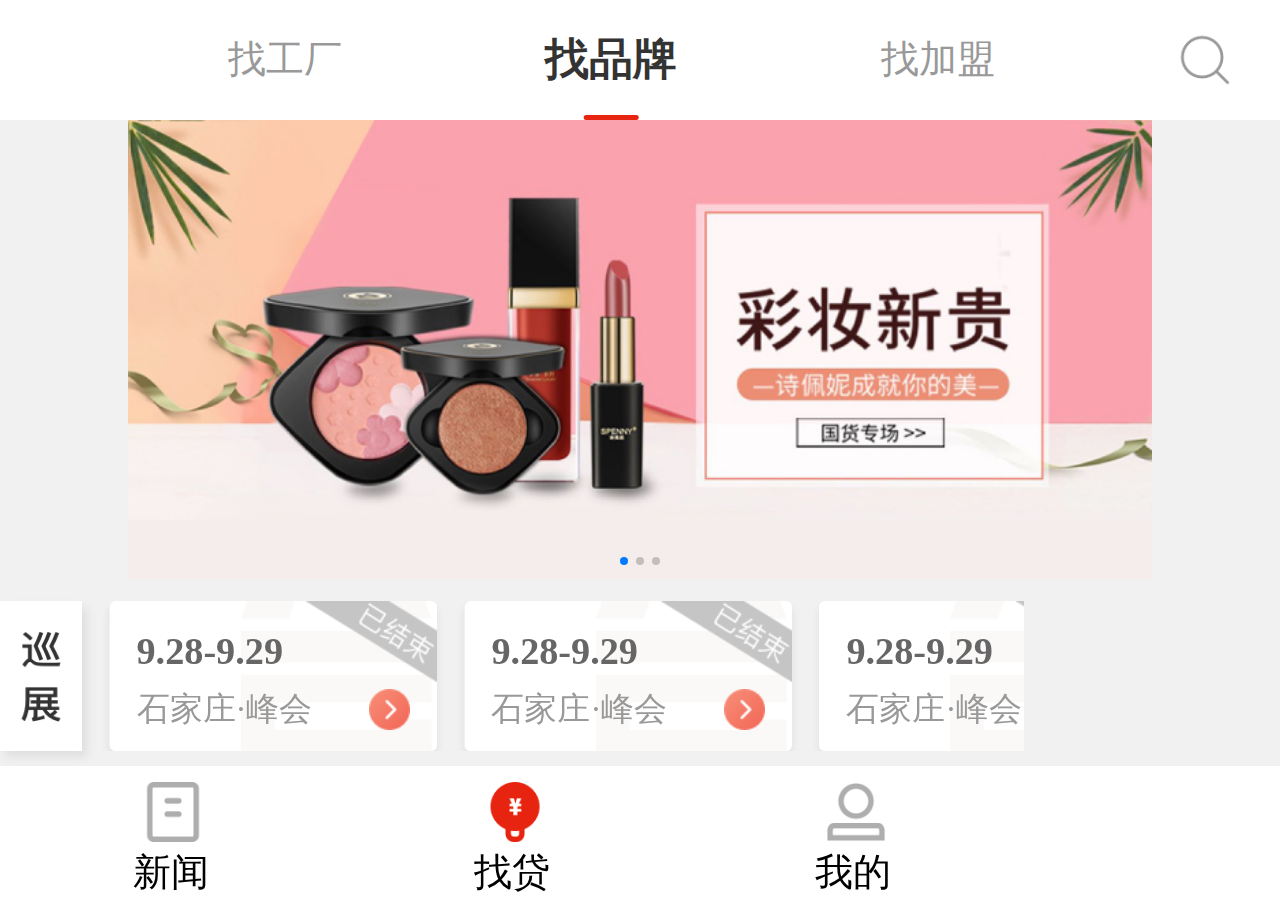
<file: src/brand.html>
<!DOCTYPE html>
<html lang="en">

<head>
    <meta charset="UTF-8">
    <meta name="viewport" content="width=device-width, initial-scale=1.0">
    <meta http-equiv="X-UA-Compatible" content="ie=edge">
    <title>找品牌</title>
    <link rel="stylesheet" href="./css/reset.css">
    <link rel="stylesheet" href="./css/brand.css">
    <link rel="stylesheet" href="./css/swiper.min.css">
    <script src="./js/flexible.js"></script>
    <script src="./js/swiper.min.js"></script>
</head>

<body>
    <div class="container">
        <header>
            <div class="nav fl">
                <a href="###">找工厂</a>
                <a href="./brand.html" target="_self" class="active">找品牌</a>
                <a href="./join.html" target="_self">找加盟</a>
            </div>
            <div class="search fr">
            </div>
        </header>
        <section id="wrap">
            <div class="content">
                <!-- 轮播图 -->
                <div class="swiper-container banner">
                    <div class="swiper-wrapper">
                        <div class="swiper-slide">
                            <img src="./img/custom1.jpg" alt="" />
                        </div>
                        <div class="swiper-slide">
                            <img src="./img/custom1.jpg" alt="" />
                        </div>
                        <div class="swiper-slide">
                            <img src="./img/custom1.jpg" alt="" />
                        </div>
                    </div>
                    <!-- 如果需要分页器 -->
                    <div class="swiper-pagination"></div>
                </div>
                <!-- 会展 -->
                <div class="meeting">
                    <div class="star-bg">
                    </div>
                    <div class="join">
                        <div class="swiper-container join-cont">
                            <div class="swiper-wrapper">
                                <div class="swiper-slide" id="join-item">
                                    <!-- <img src="./img/custom1.jpg" alt="" /> -->
                                    <a href="###" class="item-cont">
                                        <div class="time">9.28-9.29</div>
                                        <div class="addr">石家庄·峰会</div>

                                    </a>
                                </div>
                                <div class="swiper-slide" id="join-item">
                                    <!-- <img src="./img/custom1.jpg" alt="" /> -->
                                    <a href="###" class="item-cont">
                                        <div class="time">9.28-9.29</div>
                                        <div class="addr">石家庄·峰会</div>

                                    </a>
                                </div>
                                <div class="swiper-slide" id="join-item">
                                    <!-- <img src="./img/custom1.jpg" alt="" /> -->
                                    <a href="###" class="item-cont">
                                        <div class="time">9.28-9.29</div>
                                        <div class="addr">石家庄·峰会</div>

                                    </a>
                                </div>
                                <!-- 跨年 -->
                                <div class="swiper-slide" id="next-year">
                                    <!-- <img src="./img/custom1.jpg" alt="" /> -->
                                    <a href="###">
                                        <p>2019</p>
                                    </a>
                                </div>
                                <div class="swiper-slide" id="join-item">
                                    <!-- <img src="./img/custom1.jpg" alt="" /> -->
                                    <a href="###" class="item-cont">
                                        <div class="time">9.28-9.29</div>
                                        <div class="addr">石家庄·峰会</div>

                                    </a>
                                </div>
                                <div class="swiper-slide" id="join-item">
                                    <!-- <img src="./img/custom1.jpg" alt="" /> -->
                                    <a href="###" class="item-cont">
                                        <div class="time">9.28-9.29</div>
                                        <div class="addr">石家庄·峰会</div>

                                    </a>
                                </div>
                                <div class="swiper-slide" id="join-item">
                                    <!-- <img src="./img/custom1.jpg" alt="" /> -->
                                    <a href="###" class="item-cont">
                                        <div class="time">9.28-9.29</div>
                                        <div class="addr">石家庄·峰会</div>

                                    </a>
                                </div>
                                <div class="swiper-slide" id="join-item">
                                    <!-- <img src="./img/custom1.jpg" alt="" /> -->
                                    <a href="###" class="item-cont">
                                        <div class="time">9.28-9.29</div>
                                        <div class="addr">石家庄·峰会</div>
                                    </a>
                                </div>
                            </div>
                        </div>
                    </div>
                </div>
                <!-- 小导航 -->
                <div class="brand-nav">
                    <a href="###">
                        <div>
                            <img src="./img/classfly1_1.png" alt="">
                            <p>新上线</p>
                        </div>
                    </a>
                    <a href="###">
                        <div>
                            <img src="./img/classfly1_2.png" alt="">
                            <p>找货榜</p>
                        </div>
                    </a>
                    <a href="###">
                        <div>
                            <img src="./img/classfly1_3.png" alt="">
                            <p>进口品</p>
                        </div>
                    </a>
                    <a href="###">
                        <div>
                            <img src="./img/classfly1_4.png" alt="">
                            <p>品牌库</p>
                        </div>
                    </a>
                </div>
                <!-- 品牌头条 -->
                <div class="news">
                    <div class="news-tit">
                        <p>
                            品牌头条
                            <a href="###" class="news-more">更多</a>
                        </p>
                    </div>
                    <div class="new-cont">
                        <div class="swiper-container  news-swiper">
                            <div class="swiper-wrapper">
                                <div class="swiper-slide">
                                    <div class="news-style fl">清单</div>
                                    <div class="news-list">想找开架/百元优质彩妆？这里有16个“性价比之王”</div>
                                    <div class="news-style fl">清单</div>
                                    <div class="news-list">想找开架/百元优质彩妆？这里有16个“性价比之王”</div>
                                </div>
                                <div class="swiper-slide">
                                    <div class="news-style fl">焦点</div>
                                    <div class="news-list">霸榜日本COSME大赏，这些“冠军单品”凭什么？</div>
                                    <div class="news-style fl">清单</div>
                                    <div class="news-list">霸榜日本COSME大赏，这些“冠军单品”凭什么？</div>
                                </div>
                                <div class="swiper-slide">
                                    <div class="news-style fl">清单</div>
                                    <div class="news-list">科普贴：怎样给孕妈推荐护肤品？谨遵这3个科学原则</div>
                                    <div class="news-style fl">焦点</div>
                                    <div class="news-list">科普贴：怎样给孕妈推荐护肤品？谨遵这3个科学原则</div>
                                </div>

                            </div>
                        </div>
                    </div>
                </div>
                <!-- 免费试用 -->
                <div class="free">
                    <div class="news-tit">
                        <p>
                            免费试用
                            <a href="###" class="news-more">更多</a>
                        </p>
                    </div>
                    <div class="free-cont">
                        <div class="swiper-container free-use">
                            <div class="swiper-wrapper">
                                <div class="swiper-slide free-swiper">
                                    <a href="###" class="free-list">
                                        <img src="./img/5cac58e11deab9.25009547.jpeg" alt="" id="free-img1">
                                        <p class="begin">即将开始</p>
                                        <div class="free-line"></div>
                                    </a>
                                </div>
                                <div class="swiper-slide free-swiper">
                                    <a href="###" class="free-list">
                                        <img src="./img/5c8d190f45b346.82131756.jpeg" alt="" id="free-img2">
                                        <p class="begin">即将开始</p>
                                        <div class="free-line"></div>
                                    </a>
                                </div>
                                <div class="swiper-slide free-swiper">
                                    <a href="###" class="free-list">
                                        <img src="./img/5c80b55ba17fb5.12139312.jpg" alt="" id="free-img3">
                                        <p class="begin">即将开始</p>
                                        <div class="free-line"></div>
                                    </a>
                                </div>
                                <div class="swiper-slide free-swiper">
                                    <a href="###" class="free-list">
                                        <img src="./img/5c7794c5db36b0.56558930.jpeg" alt="" id="free-img4">
                                        <p class="begin">即将开始</p>
                                        <div class="free-line"></div>
                                    </a>
                                </div>
                                <div class="swiper-slide free-swiper">
                                    <a href="###" class="free-list">
                                        <img src="./img/5c6e1aef0b6b57.24238952.jpeg" alt="" id="free-img5">
                                        <p class="begin">即将开始</p>
                                        <div class="free-line"></div>
                                    </a>
                                </div>
                                <div class="swiper-slide free-swiper">
                                    <a href="###" class="free-more">
                                        <p>进入试用中心</p>
                                        <p>了解更多<span></span></p>

                                    </a>
                                </div>

                            </div>
                        </div>
                    </div>
                </div>
                <!-- 品牌库 -->
                <div class="base">
                    <p class="base-title">品牌库</p>
                    <!-- <div class="address">三级联动</div> -->
                    <div class="hot-brand">
                        <div class="hot-tit">热门品牌</div>
                        <div class="hot-box">
                            <div class="hot-item">
                                <img src="./img/5c920b1a4da140.07429086.png" alt="">
                                <p>HABA</p>
                            </div>
                            <div class="hot-item">
                                <img src="./img/5c920b1a4da140.07429086.png" alt="">
                                <p>HABA</p>
                            </div>
                            <div class="hot-item">
                                <img src="./img/5c920b1a4da140.07429086.png" alt="">
                                <p>HABA</p>
                            </div>
                            <div class="hot-item">
                                <img src="./img/5c920b1a4da140.07429086.png" alt="">
                                <p>HABA</p>
                            </div>
                        </div>
                    </div>
                    <div class="pro-list">
                        <div class="pro-item">
                            <div class="fl">
                                <img src="./img/5b3d90b9de9eb3.08843733.png" alt="">
                            </div>
                            <div class="fr">
                                <h4 class="one_ellipsis">15C</h4>
                                <p class="one_ellipsis">专业面膜品牌</p>
                                <p>中国</p>
                            </div>
                        </div>
                        <div class="pro-item">
                            <div class="fl">
                                <img src="./img/5b3d90b9de9eb3.08843733.png" alt="">
                            </div>
                            <div class="fr">
                                <h4 class="one_ellipsis">15C</h4>
                                <p class="one_ellipsis">专业面膜品牌</p>
                                <p>中国</p>
                            </div>
                        </div>
                        <div class="pro-item">
                            <div class="fl">
                                <img src="./img/5b3d90b9de9eb3.08843733.png" alt="">
                            </div>
                            <div class="fr">
                                <h4 class="one_ellipsis">15C</h4>
                                <p class="one_ellipsis">专业面膜品牌</p>
                                <p>中国</p>
                            </div>
                        </div>
                        <div class="pro-item">
                            <div class="fl">
                                <img src="./img/5b3d90b9de9eb3.08843733.png" alt="">
                            </div>
                            <div class="fr">
                                <h4 class="one_ellipsis">15C</h4>
                                <p class="one_ellipsis">专业面膜品牌</p>
                                <p>中国</p>
                            </div>
                        </div>
                        <div class="pro-item">
                            <div class="fl">
                                <img src="./img/5b3d90b9de9eb3.08843733.png" alt="">
                            </div>
                            <div class="fr">
                                <h4 class="one_ellipsis">15C</h4>
                                <p class="one_ellipsis">专业面膜品牌</p>
                                <p>中国</p>
                            </div>
                        </div>
                        <div class="pro-item">
                            <div class="fl">
                                <img src="./img/5b3d90b9de9eb3.08843733.png" alt="">
                            </div>
                            <div class="fr">
                                <h4 class="one_ellipsis">15C</h4>
                                <p class="one_ellipsis">专业面膜品牌</p>
                                <p>中国</p>
                            </div>
                        </div>
                        <div class="pro-item">
                            <div class="fl">
                                <img src="./img/5b3d90b9de9eb3.08843733.png" alt="">
                            </div>
                            <div class="fr">
                                <h4 class="one_ellipsis">15C</h4>
                                <p class="one_ellipsis">专业面膜品牌</p>
                                <p>中国</p>
                            </div>
                        </div>
                        <div class="pro-item">
                            <div class="fl">
                                <img src="./img/5b3d90b9de9eb3.08843733.png" alt="">
                            </div>
                            <div class="fr">
                                <h4 class="one_ellipsis">15C</h4>
                                <p class="one_ellipsis">专业面膜品牌</p>
                                <p>中国</p>
                            </div>
                        </div>
                    </div>



                </div>
        </section>
        <footer>
            <ul>
                <li>
                    <a href="../index.html" target="_self"><img src="./img/footer_block_news.png" alt="">
                        <p class="footer-tit">新闻</p>
                    </a>
                </li>
                <li>
                    <a href="./brand.html" target="_self"><img src="./img/footer_block_brand_active.png" alt="">
                        <p class="footer-tit">找贷</p>
                    </a>
                </li>
                <li>
                    <a href="./user.html" target="_self"><img src="./img/footer_block_mine.png" alt="">
                        <p class="footer-tit">我的</p>
                    </a>
                </li>
            </ul>
        </footer>
        <script src="./js/iscroll.js"></script>
        <script src="./js/mui.min.js"></script>
        <script>
            var mySwiper = new Swiper(".banner", {
                // direction: 'vertical', // 垂直切换选项
                loop: true, // 循环模式选项
                autoplay: {
                    disableOnInteraction: false
                },
                pagination: {
                    el: ".swiper-pagination"
                }
            });
            //活动报名
            var swiper = new Swiper('.join-cont', {
                slidesPerView: 'auto',
                // spaceBetween: 30,
                slidesOffsetAfter: 30,
                pagination: {
                    clickable: true,
                },
            });
            //新闻头条
            var mySwiper2 = new Swiper(".news-swiper", {
                direction: 'vertical', // 垂直切换选项
                loop: true, // 循环模式选项
                autoplay: {
                    disableOnInteraction: false
                },
                pagination: {
                }
            });
            // 免费试用
            var mySwiper2 = new Swiper(".free-use", {
                slidesPerView: 'auto',
                // spaceBetween: 30,
                slidesOffsetAfter: 30,
                pagination: {
                    clickable: true,
                },
            });
            var wrap = document.getElementById("wrap");
            new IScroll(wrap);
        </script>
    </div>
</body>
</html>
</file>
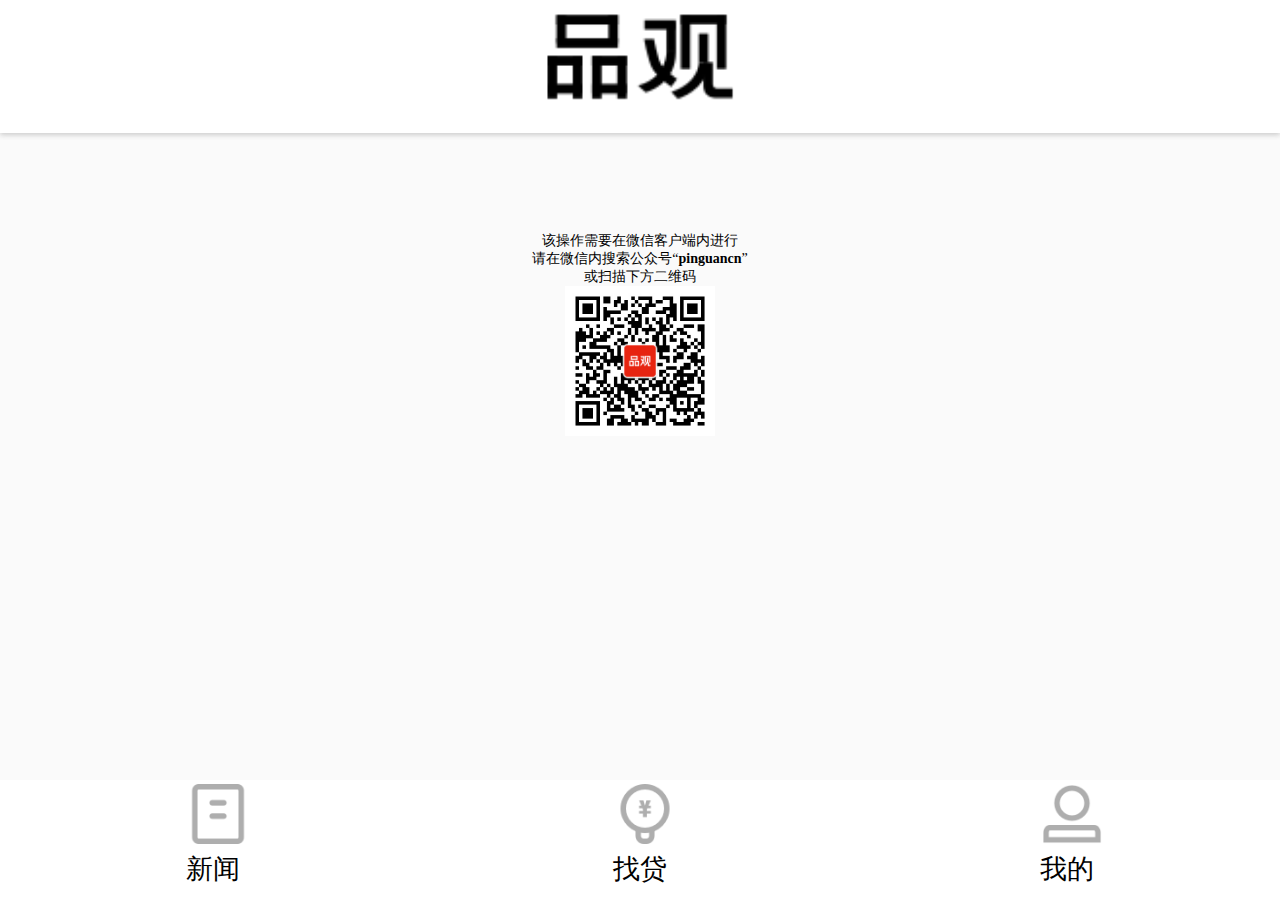
<file: src/user.html>
<!DOCTYPE html>
<html lang="en">

<head>
    <meta charset="UTF-8">
    <meta name="viewport" content="width=device-width, initial-scale=1.0">
    <meta http-equiv="X-UA-Compatible" content="ie=edge">
    <title>Document</title>
	<link rel="stylesheet" href="./css/reset.css">

    <style>
        .box footer {
            height: 1.173rem;
            width: 100vw;
            display: -webkit-box;
            display: -ms-flexbox;
            display: flex;
            background-color: #fff;
            -webkit-box-align: center;
            -ms-flex-align: center;
            align-items: center;
        }

        .box footer .foot-act {
            color: red;
        }

        .box footer p {
            -webkit-box-sizing: border-box;
            box-sizing: border-box;
            -webkit-box-flex: 1;
            -ms-flex: 1;
            flex: 1;
            line-height: 0.5rem;
            font-size: 0.266667rem;
            text-align: center;
        }

        .box footer p img {
            position: relative;
            top: 0;
            left: 0.05rem;
            width: 0.586667rem;
            height: 0.586667rem;
        }

        .box {
            display: flex;
            flex-direction: column;
            width: 100vw;
            height: 100vh;
        }

        .logoscan {
            width: 100%;
            height: 1.3rem;
            background-color: #fff;
            box-shadow: 0 2px 5px #ccc;
            display: flex;
            justify-content: center;
            align-items: center;
        
        }

        .errorbox {
            position: relative;
            flex: 1;
            width: 100%;
        }
        .errorbox>div{
            position: absolute;
            left: 0;
            right: 0;
            bottom: 0;
            top: 0;
            margin:auto;
            width: 80vw;
            height: 50vh;
            text-align: center;
            font-size: 14px;
        }
    </style>
</head>

<body style="background-color: rgb(250, 250, 250); font-size: 12px;">

        <div class="box">
                <div class="logoscan"><img src="./images/logo2.png"  width=30%> </div>
        <div class="errorbox">
            <div>
                <div class="error_info">
                    该操作需要在微信客户端内进行<br>
                    请在微信内搜索公众号“<b>pinguancn</b>”<br>
                    或扫描下方二维码
                </div>
                <div class="erweima">
                    <img src="./images/erweima.jpg" width="150px" height="150px">
                </div>
            </div>
        </div>

        <footer>
            <p class="foot-act">
                <a href="../index.html" target="_self">
                    <img src="./img/footer_block_news.png" alt="">
                    <br>新闻</a>
            </p>
            <p><a href="./brand.html" target="_self">
                    <img src="./images/footer_block_brand.png" alt="">
                    <br>找贷</a>
            </p>
            <p><a href="./user.html" target="_self"></a>
                <img src="./images/footer_block_mine.png" alt="">
                <br>我的</a>
            </p>
        </footer>

    </div>

</body>
<script src="./js/flexible.js" type="text/javascript" charset="utf-8"></script>

</html>
</file>
<file: src/css/brand.css>
.container{
    width: 100vw;
    height: 100vh;
    display: flex;
    flex-direction: column;
}
header{
    height: 1.1733rem;
    /* background: salmon; */
    display: flex;
}
.swiper-container,.swiper-wrapper {
    width: 10rem;
    height: 4.48rem;
} 
.swiper-container img{
    width: 10rem;
    height: 4.48rem;
}
.nav{
    height: 100%;
    flex: 1;
    display: flex;
    justify-content: space-around;
    text-align: center;
    margin-left: 1.546667rem;
}
.nav>a{
    margin-right: 0.64rem;
    display: inline-block;
    line-height: 0.64rem;
    padding-top: 0.266667rem;
    padding-bottom: 0.186667rem;
    font-size: 0.373333rem;
    color: #999;
    position: relative;
}
a.active{
    font-family: PingFangSC-Medium;
    font-weight: 600;
    font-size: 0.426667rem;
    color: #333;
}
a.active::after{
    background: #E72410;
}
a::after{
    content: " ";
    position: absolute;
    bottom: 0;
    left: 50%;
    height: 0.053333rem;
    width: 0.533333rem;
    background: transparent;
    -webkit-transform: translateX(-50%);
    transform: translateX(-50%);
    border-radius: 0.213333rem;
}
.search{
    width: 1.466667rem;
    height: 100%;
    overflow: hidden;
    background: url(../img/all_search.png) center no-repeat;
    background-size: 0.666667rem;
}
section{
    flex: 1;
    height: 2000px;
    overflow: hidden;
    background: #f1f1f1;
}

.bannar img{
    width: 100vw;
    height: 4.48rem;
}
.meeting{
    padding: 0.213333rem 0;
    width: 10.0rem;
    height: 1.893rem;
    overflow: hidden;
    position: relative;
    /* background: #f1f1f1; */
}
.meeting .star-bg{
    position: absolute;
    background: url(../img/meeting_brand_star.png) center no-repeat;
    background-size: 0.866667rem 1.466667rem;
    width: 0.8rem;
    height: 1.466667rem;
    z-index: 3;
    box-shadow: 5px 6px 10px 0 rgba(0,0,0,0.08);
}
.meeting .join{
    position: absolute;
    padding-left: 0.8rem;
    width: 10rem;
    height: 1.466rem;
    /* background: orange; */
}
.join-cont{
    height: 1.466667rem;
}
#join-item{
    width: 3.2rem!important;
    margin-left: 0.266667rem;
    background: url(../img/module_list.png) center no-repeat ;
    background-size: contain;
    box-shadow: 0 6px 10px 0 rgba(0,0,0,0.07);
    border-radius: 0.053333rem;
    height: 1.467rem;
    margin-right: 0!important;
}
.item-cont{
    display: inline-block;
    background: url(../img/module_list_end.png) right top no-repeat;
    background-size: 1.28rem 0.786667rem;
    width: 3.2rem;
    height: 1.466667rem;
    padding: 0.231rem 0.2667rem;
}
.item-cont .time{
    color: #666;
    width: 100%;
    font-size: 0.373333rem;
    line-height: 0.533333rem;
    font-weight: 600;
    padding-bottom: 0.066667rem
}
.item-cont .addr{
    line-height: 0.453333rem;
    width: 100%;
    padding-right: 0.533333rem;
    overflow-x: hidden;
    font-size: 0.32rem;
    background: url(../img/module_list_address_1.png) right center no-repeat;
    background-size: 0.4rem;
    white-space: nowrap;
    color: #999;
}
#next-year{
    width: 1.06667rem;
    height: 1.467rem;
    background: url(../img/next_year.png) no-repeat;
    background-size: cover;
    margin-left: 0.266667rem;
    box-shadow: 0 6px 10px 0 rgba(0,0,0,0.07);
    border-radius: 0.053333rem;
    margin-right: 0!important;
}
#next-year p{
    line-height: 0.48rem;
    font-family: PingFangSC-Medium;
    font-size: 0.4rem;
    color: #666;
    margin-top: 0.293333rem;
    width: 100%;
    overflow-x: hidden;
    text-align: center;
}
.brand-nav{
    width: 10rem;
    height: 2.4rem;
    display: flex;
    background-color: #FFF;
    margin-bottom: 0.213333rem;
}
.brand-nav a{
    display: block;
    height: 100%;
    width: 25%;
    overflow: hidden;
    padding-top: 0.2rem;
}
.brand-nav a img{
    width: 1.493333rem;
    height: 1.493333rem;
    display: block;
    margin: 0 auto;
}
.brand-nav a p{
    text-align: center;
    font-size: 0.32rem;
    color: #333;
    margin: -0.16rem 0.52rem 0.4rem 0.52rem;
    font-family: PingFangSC-Regular;
}
.news{
    width: 10rem;
    height: 3.013rem;
    background: #fff;
    margin-bottom: 0.213333rem;
}
.news-tit{
    width: 100%;
    height: 1.467rem;
    padding: 0.4rem;
}
.news-tit p{
    font-family: PingFangSC-Medium;
    font-size: 0.453333rem;
    color: #333;
    line-height: 0.666667rem;
    height: 0.666667rem;
    padding-left: 0.186667rem;
    position: relative;
    font-weight: bold;
}
.news-tit p::after{
    content: " ";
    position: absolute;
    height: 0.4rem;
    width: 0.053rem;
    background: #E72410;
    left: 0;
    top: 0.1333rem

}
.news-tit p .news-more{
    float: right;
    display: block;
    font-family: PingFangSC-Regular;
    font-weight: normal;
    font-size: 0.346667rem;
    color: #999;
    padding-right: 0.346667rem;
    background: url(../img/icon_brand_more.png) right center no-repeat;
    background-size: 0.32rem 0.32rem;
}
.new-cont{
    height: 1.226667rem;
    overflow: hidden;
    position: relative;
    padding: 0 0.4rem;
}
.news-style{
    border-color: #E72410;
    color: #E72410;
    width: 0.72rem;
    height: 0.32rem;
    line-height: 0.32rem;
    text-align: center;
    border-width: 0.026667rem;
    border-style: solid;
    font-size: 0.266667rem;
    margin-top: 0.1rem;
    border-radius: 0.053333rem;
    margin-right: 0.213333rem;
}
.news-list{
    width: 8.266667rem;
    font-size: 0.373333rem;
    color: #333;
    display: block;
    white-space: nowrap;
    overflow: hidden;
    text-overflow: ellipsis;
    word-break: break-all;
}
.free{
    width: 10rem;
    height: 5.867rem;
    background: #fff;
    margin-bottom: 0.213333rem;
}
.free-cont{
    width: 10rem;
    height: 4.267rem;
    padding-left: 0.4rem;
    padding-bottom: 0.666667rem;
    overflow: hidden;
}
#free-img1,#free-img2,#free-img3,#free-img4,#free-img5{
    width: 4rem;
    height: 2.667rem;
    border-radius: 0.08rem;
    margin-bottom: 0.32rem;
}
.free-cont .begin{
    margin-bottom: 0.16rem;
    font-family: PingFangSC-Regular;
    font-size: 0.346667rem;
    color: #333;
    height: 0.533333rem;
    display: -ms-flexbox;
    display: -o-box;
    display: box;
    display: flex;
    justify-content: center;
    align-items: center;
}
.free-list{
    width: 4rem!important;
    height: 100%;
    display: block;
}
.free-line{
    width: 3.307rem;
    height: 0.08rem;
    background: #E72410;
    position: relative;
    left: 0.3456rem;
}
.free-swiper{
    width: 4rem!important;
    margin-right: 0.2667rem;
}
.free-more{
    width: 4rem;
    height: 1.12rem;
    margin-top:0.8rem;
    display: block;
}
.free-more p{
    text-align: center;
    color: #333;
    font-size: 0.3733rem;
    line-height: 0.56rem;
}
.base{
    width: 10rem;
    background: #fff;
    /* margin-bottom: 200px; */
    /* height: 500px; */
}
.base-title{
    font-family: PingFangSC-Medium;
    font-size: 0.453333rem;
    color: #333;
    line-height: 1.466667rem;
    height: 1.466667rem;
    text-align: center;
    font-weight: 600;
}
.hot-brand{
    width: 9.2rem;
    margin: 0 auto;
    padding: 0.4rem 0 0.8rem;
    border-top: 1px solid #ccc;
    /* border-bottom: 1px solid #ccc; */
    height: 4.587rem;
}
.hot-tit{
    font-family: PingFangSC-Regular;
    font-size: 0.373333rem;
    color: #333;
    font-weight: normal;
    height: 0.533333rem;
    line-height: 0.533333rem;
    padding-left: 0.186667rem;
    margin-bottom: 0.053333rem;
    position: relative;
}
.hot-tit::after{
    content: " ";
    width: 0.053333rem;
    height: 0.333333rem;
    background: #333;
    position: absolute;
    left: 0;
    top: 0.093333rem;
}
.hot-box{
    display: flex;
    justify-content: space-between;
}
.hot-item{
    width: 2.133333rem;
    /* margin-left: 0.213333rem; */
    float: left;
    height: 2.63rem;
}
.hot-item img{
    width: 1.52rem;
    height: 1.52rem;
    display: block;
    margin: 0 auto;
}
.hot-item P{
    font-size: 0.293333rem;
    color: #4F5054;
    height: 0.8rem;
    line-height: 0.8rem;
    text-align: center;
    width: 2.133333rem;
    overflow: hidden;
    text-overflow: ellipsis;
    white-space: nowrap;
}
.pro-item{
    padding: 0.4rem 0;
    position: relative;
    overflow: hidden;
    padding: 0.4rem 0.3rem;
}
.pro-item img{
    width: 1.573333rem;
    height: 1.573333rem;
    display: block;
    margin: 0.266667rem;
}
.pro-item::after{
    content: " ";
    position: absolute;
    top: 0;
    left: 0;
    width: 200%;
    height: 200%;
    border-top: 1px solid #eee;
}
.pro-item .fr{
    width: 6.746667rem;
    position: relative;
}
.pro-item h4{
    margin-top: 0.16rem;
    line-height: 0.586667rem;
    margin-bottom: 0.053333rem;
    font-family: PingFangSC-Medium;
    font-size: 0.426667rem;
    color: #333;
}
.pro-item p{
    width: 4.666667rem;
    line-height: 0.453333rem;
    color: #999;
    font-size: 0.32rem;
    margin-bottom: 0.213333rem;
}
.one_ellipsis{
    display: block;
    white-space: nowrap;
    overflow: hidden;
    text-overflow: ellipsis;
    word-break: break-all;
}

footer{
    height: 1.307rem;
    background: #fff;
}
footer ul{
    width: 10rem;
    display: flex;
    justify-content: space-around;
}
footer li{

    width: 33.333333%;
    height: 1.306667rem;
    /* background: red; */
    position: relative;
}
footer li img{
    width: 0.586667rem;
    height: 0.586667rem;
    position: absolute;
    top: 0.15rem;
    left: 1.4rem;
}
.footer-tit{
    line-height: 0.533333rem;
    height: 0.533333rem;
    text-align: center;
    font-size: 0.373rem;
    position: absolute;
    bottom:0rem; 
    width: 100%;
    margin-bottom:0;
}
</file>
